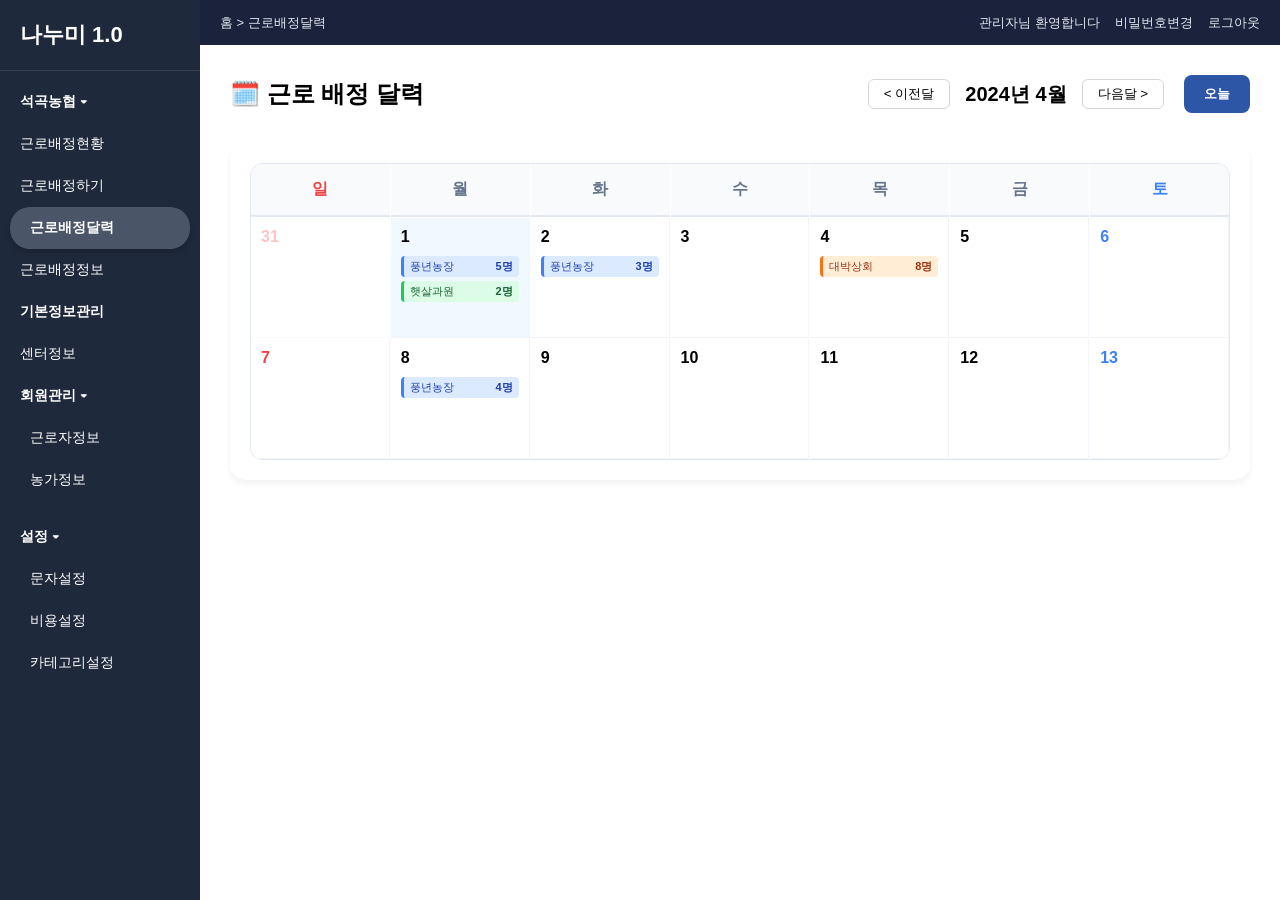
<file: calendar.html>
<!DOCTYPE html>
<html lang="ko">
<head>
    <meta charset="UTF-8">
    <meta name="viewport" content="width=device-width, initial-scale=1.0">
    <title>K-Nanumi - 근로 배정 달력</title>
    <link rel="stylesheet" href="style.css">
    <style>
        .calendar-grid {
            display: grid;
            grid-template-columns: repeat(7, 1fr);
            gap: 1px;
            background: #e2e8f0;
            border: 1px solid #e2e8f0;
            border-radius: 12px;
            overflow: hidden;
            background: white;
        }
        .calendar-header-day {
            background: #f8fafc;
            padding: 15px;
            text-align: center;
            font-weight: 700;
            color: #64748b;
            border-bottom: 2px solid #e2e8f0;
        }
        .calendar-day {
            min-height: 120px;
            padding: 10px;
            background: white;
            border-bottom: 1px solid #f1f5f9;
            border-right: 1px solid #f1f5f9;
            transition: background 0.2s;
        }
        .calendar-day:hover { background: #f8fafc; }
        .calendar-day.today { background: #f0f9ff; }
        .calendar-day .date-num { font-weight: 700; margin-bottom: 10px; display: block; }
        .calendar-day.sunday .date-num { color: #ef4444; }
        .calendar-day.saturday .date-num { color: #3b82f6; }
        .calendar-day.other-month { opacity: 0.3; }
        
        .assign-item {
            font-size: 11px;
            padding: 3px 6px;
            border-radius: 4px;
            margin-bottom: 4px;
            white-space: nowrap;
            overflow: hidden;
            text-overflow: ellipsis;
            display: flex;
            justify-content: space-between;
        }
        .assign-blue { background: #dbeafe; color: #1e40af; border-left: 3px solid #3b82f6; }
        .assign-green { background: #dcfce7; color: #166534; border-left: 3px solid #22c55e; }
        .assign-orange { background: #ffedd5; color: #9a3412; border-left: 3px solid #f97316; }
    </style>
</head>
<body>
    <!-- Sidebar -->
    <aside class="sidebar">
        <div class="sidebar-logo">나누미 1.0</div>
        <ul class="sidebar-menu">
            <li class="sidebar-item parent">석곡농협 ▾</li>
            <li class="sidebar-item" onclick="location.href='index.html'">근로배정현황</li>
            <li class="sidebar-item" onclick="location.href='assign-work.html'">근로배정하기</li>
            <li class="sidebar-item selected" onclick="location.href='calendar.html'">근로배정달력</li>
            <li class="sidebar-item" onclick="location.href='assign-info.html'">근로배정정보</li>
            <li class="sidebar-item parent">기본정보관리</li>
            <li class="sidebar-item" onclick="location.href='center-info.html'">센터정보</li>
            <li class="sidebar-item parent">회원관리 ▾</li>
            <li class="sidebar-item" onclick="location.href='worker-list.html'" style="padding-left: 30px;">근로자정보</li>
            <li class="sidebar-item" onclick="location.href='farmer-list.html'" style="padding-left: 30px;">농가정보</li>
            <li class="sidebar-item parent" style="margin-top: 15px;">설정 ▾</li>
            <li class="sidebar-item" onclick="location.href='setting-msg.html'" style="padding-left: 30px;">문자설정</li>
            <li class="sidebar-item" onclick="location.href='setting-cost.html'" style="padding-left: 30px;">비용설정</li>
            <li class="sidebar-item" onclick="location.href='setting-category.html'" style="padding-left: 30px;">카테고리설정</li>
        </ul>
    </aside>

    <!-- Main Content -->
    <section class="main-area">
        <header class="top-header">
            <div class="breadcrumb">홈 > 근로배정달력</div>
            <div class="header-right">
                <span>관리자님 환영합니다</span>
                <span>비밀번호변경</span>
                <span>로그아웃</span>
            </div>
        </header>

        <div class="content-container">
            <div class="content-title" style="display: flex; align-items: center; gap: 20px;">
                🗓️ 근로 배정 달력
                <div style="margin-left: auto; display: flex; align-items: center; gap: 15px;">
                    <button style="border: 1px solid #d1d5db; background: white; padding: 5px 15px; border-radius: 6px; cursor: pointer;">< 이전달</button>
                    <b style="font-size: 20px;">2024년 4월</b>
                    <button style="border: 1px solid #d1d5db; background: white; padding: 5px 15px; border-radius: 6px; cursor: pointer;">다음달 ></button>
                </div>
                <button style="background: var(--btn-blue); color: white; border: none; padding: 10px 20px; border-radius: 8px; font-weight: 700; cursor: pointer;">오늘</button>
            </div>

            <!-- Calendar Container -->
            <div style="background: white; border-radius: 15px; padding: 20px; box-shadow: 0 4px 6px rgba(0,0,0,0.05);">
                <div class="calendar-grid">
                    <!-- Week Headers -->
                    <div class="calendar-header-day" style="color: #ef4444;">일</div>
                    <div class="calendar-header-day">월</div>
                    <div class="calendar-header-day">화</div>
                    <div class="calendar-header-day">수</div>
                    <div class="calendar-header-day">목</div>
                    <div class="calendar-header-day">금</div>
                    <div class="calendar-header-day" style="color: #3b82f6;">토</div>

                    <!-- Days -->
                    <div class="calendar-day sunday other-month"><span class="date-num">31</span></div>
                    <div class="calendar-day today"><span class="date-num">1</span>
                        <div class="assign-item assign-blue"><span>풍년농장</span> <b>5명</b></div>
                        <div class="assign-item assign-green"><span>햇살과원</span> <b>2명</b></div>
                    </div>
                    <div class="calendar-day"><span class="date-num">2</span>
                        <div class="assign-item assign-blue"><span>풍년농장</span> <b>3명</b></div>
                    </div>
                    <div class="calendar-day"><span class="date-num">3</span></div>
                    <div class="calendar-day"><span class="date-num">4</span>
                        <div class="assign-item assign-orange"><span>대박상회</span> <b>8명</b></div>
                    </div>
                    <div class="calendar-day"><span class="date-num">5</span></div>
                    <div class="calendar-day saturday"><span class="date-num">6</span></div>

                    <div class="calendar-day sunday"><span class="date-num">7</span></div>
                    <div class="calendar-day"><span class="date-num">8</span>
                        <div class="assign-item assign-blue"><span>풍년농장</span> <b>4명</b></div>
                    </div>
                    <div class="calendar-day"><span class="date-num">9</span></div>
                    <div class="calendar-day"><span class="date-num">10</span></div>
                    <div class="calendar-day"><span class="date-num">11</span></div>
                    <div class="calendar-day"><span class="date-num">12</span></div>
                    <div class="calendar-day saturday"><span class="date-num">13</span></div>
                    <!-- 반복되는 날짜들... -->
                </div>
            </div>
        </div>
    </section>
</body>
</html>
</file>
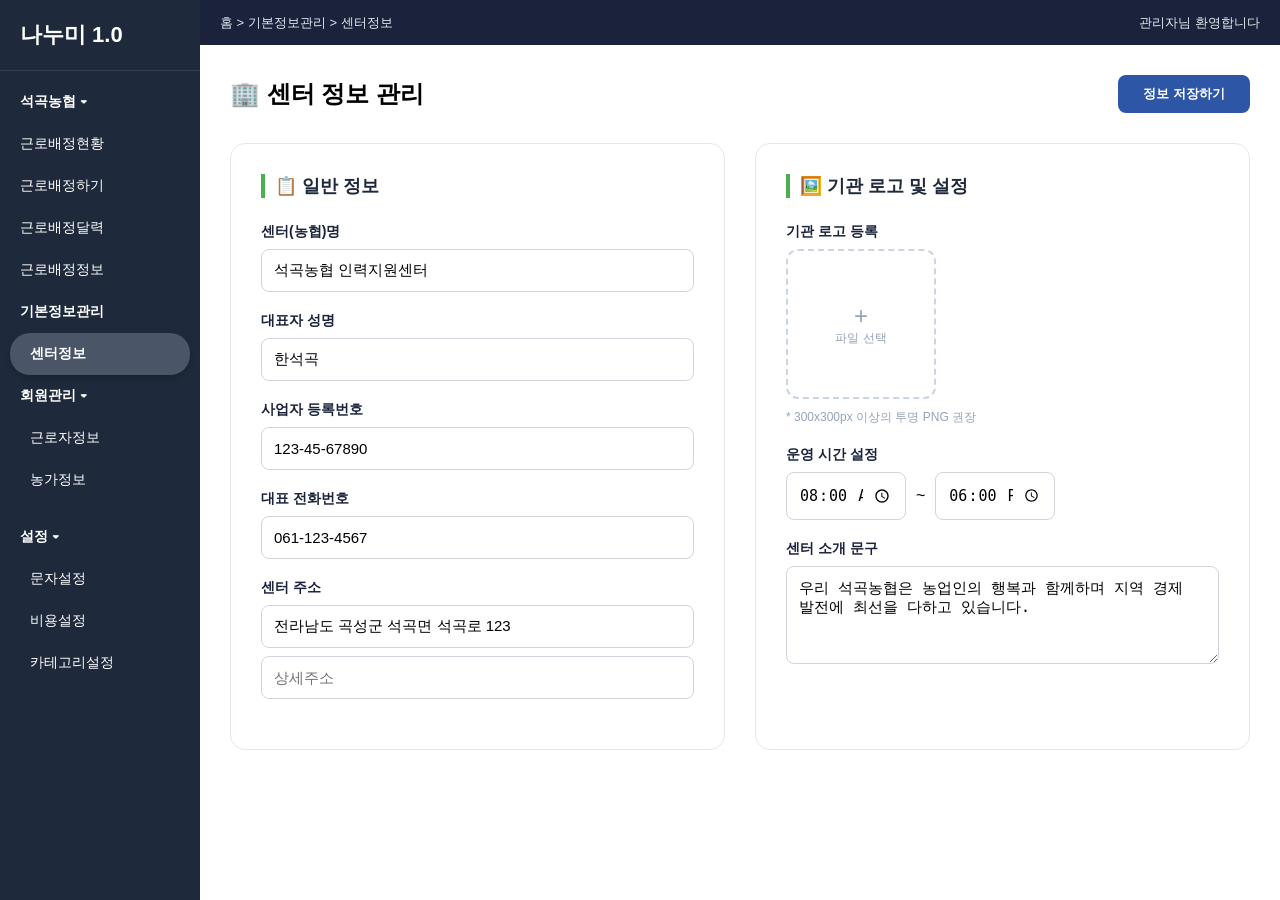
<file: center-info.html>
<!DOCTYPE html>
<html lang="ko">
<head>
    <meta charset="UTF-8">
    <meta name="viewport" content="width=device-width, initial-scale=1.0">
    <title>K-Nanumi - 센터 정보 관리</title>
    <link rel="stylesheet" href="style.css">
    <style>
        .info-grid {
            display: grid;
            grid-template-columns: 1fr 1fr;
            gap: 30px;
        }
        .info-section {
            background: white;
            border: 1px solid #e2e8f0;
            border-radius: 15px;
            padding: 30px;
        }
        .form-group {
            margin-bottom: 20px;
        }
        .form-group label {
            display: block;
            font-weight: 700;
            margin-bottom: 8px;
            color: var(--navy-dark);
            font-size: 14px;
        }
        .form-group input, .form-group textarea {
            width: 100%;
            padding: 12px;
            border: 1px solid #d1d5db;
            border-radius: 8px;
            font-size: 15px;
        }
        .logo-upload {
            width: 150px;
            height: 150px;
            border: 2px dashed #cbd5e1;
            border-radius: 12px;
            display: flex;
            align-items: center;
            justify-content: center;
            flex-direction: column;
            color: #94a3b8;
            cursor: pointer;
            margin-bottom: 10px;
        }
    </style>
</head>
<body>
    <!-- Sidebar -->
    <aside class="sidebar">
        <div class="sidebar-logo">나누미 1.0</div>
        <ul class="sidebar-menu">
            <li class="sidebar-item parent">석곡농협 ▾</li>
            <li class="sidebar-item" onclick="location.href='index.html'">근로배정현황</li>
            <li class="sidebar-item" onclick="location.href='assign-work.html'">근로배정하기</li>
            <li class="sidebar-item" onclick="location.href='calendar.html'">근로배정달력</li>
            <li class="sidebar-item" onclick="location.href='assign-info.html'">근로배정정보</li>
            <li class="sidebar-item parent">기본정보관리</li>
            <li class="sidebar-item selected" onclick="location.href='center-info.html'">센터정보</li>
            <li class="sidebar-item parent">회원관리 ▾</li>
            <li class="sidebar-item" onclick="location.href='worker-list.html'" style="padding-left: 30px;">근로자정보</li>
            <li class="sidebar-item" onclick="location.href='farmer-list.html'" style="padding-left: 30px;">농가정보</li>
            <li class="sidebar-item parent" style="margin-top: 15px;">설정 ▾</li>
            <li class="sidebar-item" onclick="location.href='setting-msg.html'" style="padding-left: 30px;">문자설정</li>
            <li class="sidebar-item" onclick="location.href='setting-cost.html'" style="padding-left: 30px;">비용설정</li>
            <li class="sidebar-item" onclick="location.href='setting-category.html'" style="padding-left: 30px;">카테고리설정</li>
        </ul>
    </aside>

    <!-- Main Content -->
    <section class="main-area">
        <header class="top-header">
            <div class="breadcrumb">홈 > 기본정보관리 > 센터정보</div>
            <div class="header-right">
                <span>관리자님 환영합니다</span>
            </div>
        </header>

        <div class="content-container">
            <div class="content-title">
                🏢 센터 정보 관리
                <button style="margin-left:auto; background: var(--btn-blue); color:white; border:none; padding:10px 25px; border-radius:8px; font-weight:700; cursor:pointer;">정보 저장하기</button>
            </div>

            <div class="info-grid">
                <!-- 기본 제원 -->
                <div class="info-section">
                    <h3 style="margin-bottom: 25px; font-size: 18px; color: #1e293b; border-left: 4px solid var(--btn-green); padding-left: 10px;">📋 일반 정보</h3>
                    <div class="form-group">
                        <label>센터(농협)명</label>
                        <input type="text" value="석곡농협 인력지원센터">
                    </div>
                    <div class="form-group">
                        <label>대표자 성명</label>
                        <input type="text" value="한석곡">
                    </div>
                    <div class="form-group">
                        <label>사업자 등록번호</label>
                        <input type="text" value="123-45-67890">
                    </div>
                    <div class="form-group">
                        <label>대표 전화번호</label>
                        <input type="text" value="061-123-4567">
                    </div>
                    <div class="form-group">
                        <label>센터 주소</label>
                        <input type="text" value="전라남도 곡성군 석곡면 석곡로 123" style="margin-bottom:8px;">
                        <input type="text" placeholder="상세주소">
                    </div>
                </div>

                <!-- 설정 및 로고 -->
                <div class="info-section">
                    <h3 style="margin-bottom: 25px; font-size: 18px; color: #1e293b; border-left: 4px solid var(--btn-green); padding-left: 10px;">🖼️ 기관 로고 및 설정</h3>
                    <div class="form-group">
                        <label>기관 로고 등록</label>
                        <div class="logo-upload">
                            <span style="font-size: 24px;">+</span>
                            <span style="font-size: 12px;">파일 선택</span>
                        </div>
                        <p style="font-size: 12px; color: #94a3b8;">* 300x300px 이상의 투명 PNG 권장</p>
                    </div>
                    <div class="form-group">
                        <label>운영 시간 설정</label>
                        <div style="display: flex; align-items: center; gap: 10px;">
                            <input type="time" value="08:00" style="width: 120px;">
                            <span>~</span>
                            <input type="time" value="18:00" style="width: 120px;">
                        </div>
                    </div>
                    <div class="form-group">
                        <label>센터 소개 문구</label>
                        <textarea rows="4">우리 석곡농협은 농업인의 행복과 함께하며 지역 경제 발전에 최선을 다하고 있습니다.</textarea>
                    </div>
                </div>
            </div>
        </div>
    </section>
</body>
</html>
</file>
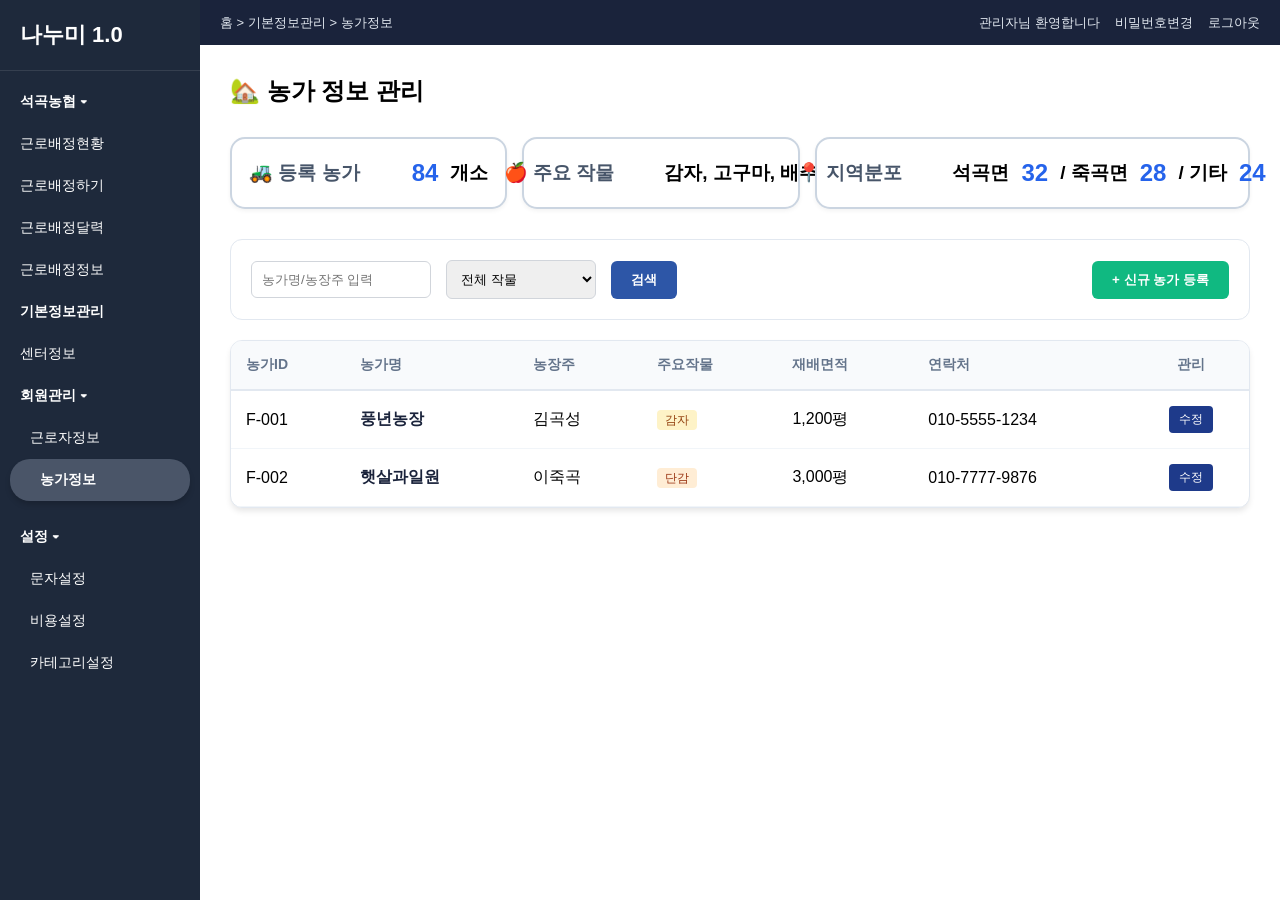
<file: farmer-list.html>
<!DOCTYPE html>
<html lang="ko">
<head>
    <meta charset="UTF-8">
    <meta name="viewport" content="width=device-width, initial-scale=1.0">
    <title>K-Nanumi - 농가 정보 관리</title>
    <link rel="stylesheet" href="style.css">
</head>
<body>
    <!-- Sidebar -->
    <aside class="sidebar">
        <div class="sidebar-logo">나누미 1.0</div>
        <ul class="sidebar-menu">
            <li class="sidebar-item parent">석곡농협 ▾</li>
            <li class="sidebar-item" onclick="location.href='index.html'">근로배정현황</li>
            <li class="sidebar-item" onclick="location.href='assign-work.html'">근로배정하기</li>
            <li class="sidebar-item" onclick="location.href='calendar.html'">근로배정달력</li>
            <li class="sidebar-item" onclick="location.href='assign-info.html'">근로배정정보</li>
            <li class="sidebar-item parent">기본정보관리</li>
            <li class="sidebar-item" onclick="location.href='center-info.html'">센터정보</li>
            <li class="sidebar-item parent">회원관리 ▾</li>
            <li class="sidebar-item" onclick="location.href='worker-list.html'" style="padding-left: 30px;">근로자정보</li>
            <li class="sidebar-item selected" onclick="location.href='farmer-list.html'" style="padding-left: 30px;">농가정보</li>
            <li class="sidebar-item parent" style="margin-top: 15px;">설정 ▾</li>
            <li class="sidebar-item" onclick="location.href='setting-msg.html'" style="padding-left: 30px;">문자설정</li>
            <li class="sidebar-item" onclick="location.href='setting-cost.html'" style="padding-left: 30px;">비용설정</li>
            <li class="sidebar-item" onclick="location.href='setting-category.html'" style="padding-left: 30px;">카테고리설정</li>
        </ul>
    </aside>

    <!-- Main Content -->
    <section class="main-area">
        <header class="top-header">
            <div class="breadcrumb">홈 > 기본정보관리 > 농가정보</div>
            <div class="header-right">
                <span>관리자님 환영합니다</span>
                <span>비밀번호변경</span>
                <span>로그아웃</span>
            </div>
        </header>

        <div class="content-container">
            <div class="content-title">
                🏡 농가 정보 관리
            </div>

            <!-- Farmer Summary -->
            <div class="summary-container">
                <div class="summary-card">
                    <span class="label">🚜 등록 농가</span>
                    <span class="divider"></span>
                    <span class="counts"><b class="val-blue">84</b>개소</span>
                </div>
                <div class="summary-card">
                    <span class="label">🍎 주요 작물</span>
                    <span class="divider"></span>
                    <span class="counts">감자, 고구마, 배추</span>
                </div>
                <div class="summary-card">
                    <span class="label">📍 지역분포</span>
                    <span class="divider"></span>
                    <span class="counts">석곡면 <b class="val-blue">32</b> / 죽곡면 <b class="val-blue">28</b> / 기타 <b class="val-blue">24</b></span>
                </div>
            </div>

            <!-- Search Section -->
            <div class="search-section" style="background: white; padding: 20px; border: 1px solid #e2e8f0; border-radius: 12px; margin-bottom: 20px; display: flex; gap: 15px; align-items: center;">
                <input type="text" id="farmerSearchInput" placeholder="농가명/농장주 입력" style="padding: 10px; border: 1px solid #d1d5db; border-radius: 6px; width: 180px;">
                <select id="cropSelect" style="padding: 10px; border: 1px solid #d1d5db; border-radius: 6px; width: 150px;">
                    <option value="">전체 작물</option>
                    <option value="감자">감자</option>
                    <option value="고구마">고구마</option>
                    <option value="단감">단감</option>
                </select>
                <button onclick="filterFarmers()" style="background: var(--btn-blue); color: white; border: none; padding: 10px 20px; border-radius: 6px; font-weight: 700; cursor: pointer;">검색</button>
                <button style="background: #10b981; color: white; border: none; padding: 10px 20px; border-radius: 6px; font-weight: 700; cursor: pointer; margin-left: auto;">+ 신규 농가 등록</button>
            </div>

            <!-- Farmer Table -->
            <div class="table-container" style="background: white; border: 1px solid #e2e8f0; border-radius: 12px; overflow: hidden; box-shadow: 0 4px 6px -1px rgba(0, 0, 0, 0.1);">
                <table style="width: 100%; border-collapse: collapse; text-align: left;">
                    <thead style="background: #f8fafc; border-bottom: 2px solid #e2e8f0;">
                        <tr>
                            <th style="padding: 15px; font-size: 14px; color: #64748b;">농가ID</th>
                            <th style="padding: 15px; font-size: 14px; color: #64748b;">농가명</th>
                            <th style="padding: 15px; font-size: 14px; color: #64748b;">농장주</th>
                            <th style="padding: 15px; font-size: 14px; color: #64748b;">주요작물</th>
                            <th style="padding: 15px; font-size: 14px; color: #64748b;">재배면적</th>
                            <th style="padding: 15px; font-size: 14px; color: #64748b;">연락처</th>
                            <th style="padding: 15px; font-size: 14px; color: #64748b; text-align: center;">관리</th>
                        </tr>
                    </thead>
                    <tbody id="farmerTableBody">
                        <tr style="border-bottom: 1px solid #f1f5f9;">
                            <td style="padding: 15px;">F-001</td>
                            <td style="padding: 15px; font-weight: 700; color: var(--navy-dark);">풍년농장</td>
                            <td style="padding: 15px;">김곡성</td>
                            <td style="padding: 15px;"><span style="background: #fef3c7; color: #92400e; padding: 3px 8px; border-radius: 4px; font-size: 12px;">감자</span></td>
                            <td style="padding: 15px;">1,200평</td>
                            <td style="padding: 15px;">010-5555-1234</td>
                            <td style="padding: 15px; text-align: center;">
                                <button class="btn btn-blue" style="padding: 5px 10px; font-size: 12px;">수정</button>
                            </td>
                        </tr>
                        <tr style="border-bottom: 1px solid #f1f5f9;">
                            <td style="padding: 15px;">F-002</td>
                            <td style="padding: 15px; font-weight: 700; color: var(--navy-dark);">햇살과일원</td>
                            <td style="padding: 15px;">이죽곡</td>
                            <td style="padding: 15px;"><span style="background: #ffedd5; color: #9a3412; padding: 3px 8px; border-radius: 4px; font-size: 12px;">단감</span></td>
                            <td style="padding: 15px;">3,000평</td>
                            <td style="padding: 15px;">010-7777-9876</td>
                            <td style="padding: 15px; text-align: center;">
                                <button class="btn btn-blue" style="padding: 5px 10px; font-size: 12px;">수정</button>
                            </td>
                        </tr>
                    </tbody>
                </table>
            </div>
        </div>
    </section>
    <script>
        function filterFarmers() {
            const query = document.getElementById('farmerSearchInput').value.toLowerCase();
            const crop = document.getElementById('cropSelect').value;
            const rows = document.querySelectorAll('#farmerTableBody tr');
            
            rows.forEach(row => {
                const farmerName = row.cells[1].innerText.toLowerCase();
                const ownerName = row.cells[2].innerText.toLowerCase();
                const cropName = row.cells[3].innerText.trim();
                
                const matchesQuery = farmerName.includes(query) || ownerName.includes(query);
                const matchesCrop = crop === "" || cropName.includes(crop);
                
                if (matchesQuery && matchesCrop) {
                    row.style.display = '';
                } else {
                    row.style.display = 'none';
                }
            });
        }

        document.addEventListener('DOMContentLoaded', () => {
            const searchInput = document.getElementById('farmerSearchInput');
            if (searchInput) {
                searchInput.addEventListener('keyup', (e) => {
                    if (e.key === 'Enter') filterFarmers();
                });
            }
            const cropSelect = document.getElementById('cropSelect');
            if (cropSelect) {
                cropSelect.addEventListener('change', filterFarmers);
            }
        });
    </script>
</body>
</html>
</file>
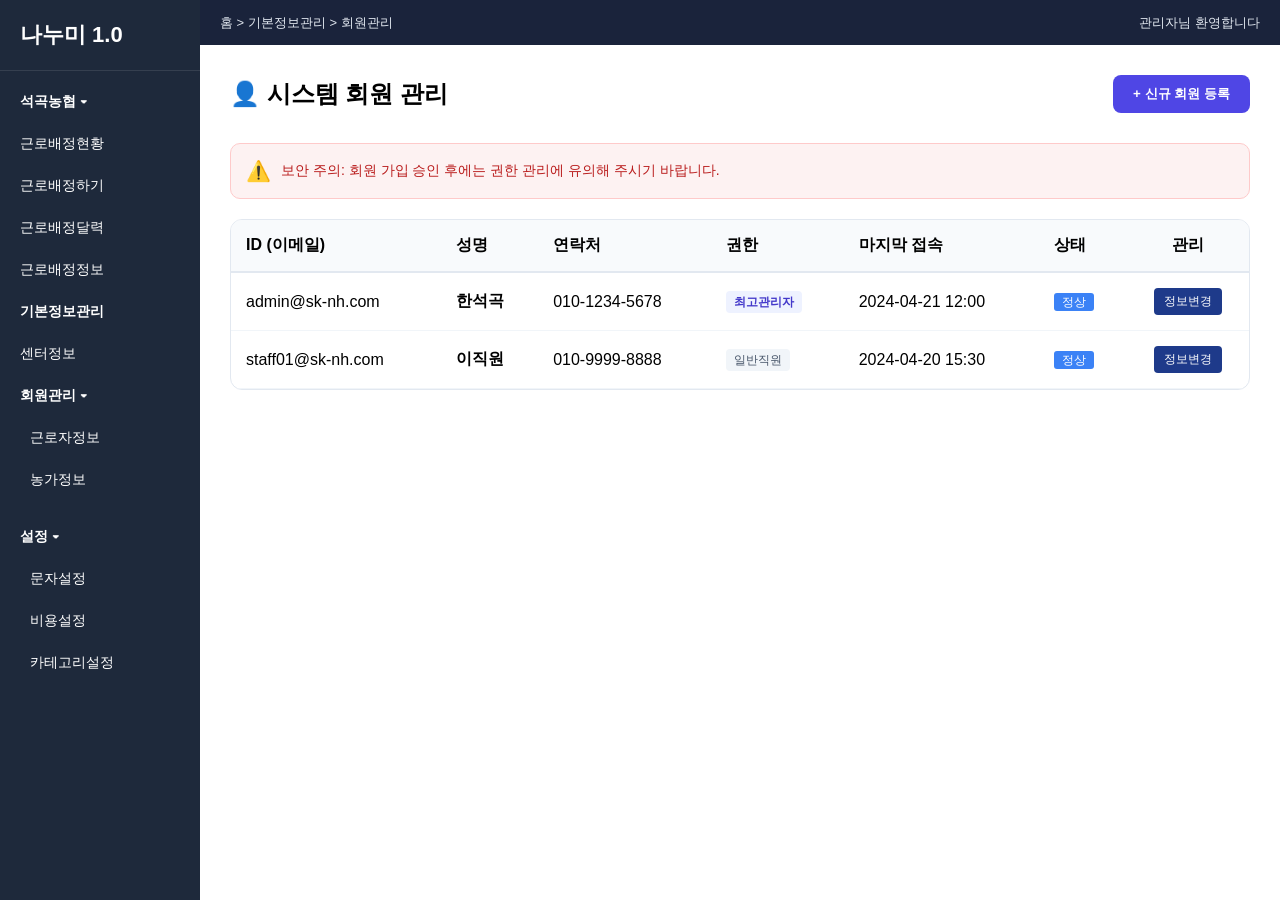
<file: member-list.html>
<!DOCTYPE html>
<html lang="ko">
<head>
    <meta charset="UTF-8">
    <meta name="viewport" content="width=device-width, initial-scale=1.0">
    <title>K-Nanumi - 회원 관리</title>
    <link rel="stylesheet" href="style.css">
</head>
<body>
    <!-- Sidebar -->
    <aside class="sidebar">
        <div class="sidebar-logo">나누미 1.0</div>
        <ul class="sidebar-menu">
            <li class="sidebar-item parent">석곡농협 ▾</li>
            <li class="sidebar-item" onclick="location.href='index.html'">근로배정현황</li>
            <li class="sidebar-item" onclick="location.href='assign-work.html'">근로배정하기</li>
            <li class="sidebar-item" onclick="location.href='calendar.html'">근로배정달력</li>
            <li class="sidebar-item" onclick="location.href='assign-info.html'">근로배정정보</li>
            <li class="sidebar-item parent">기본정보관리</li>
            <li class="sidebar-item" onclick="location.href='center-info.html'">센터정보</li>
            <li class="sidebar-item parent">회원관리 ▾</li>
            <li class="sidebar-item" onclick="location.href='worker-list.html'" style="padding-left: 30px;">근로자정보</li>
            <li class="sidebar-item" onclick="location.href='farmer-list.html'" style="padding-left: 30px;">농가정보</li>
            <li class="sidebar-item parent" style="margin-top: 15px;">설정 ▾</li>
            <li class="sidebar-item" onclick="location.href='setting-msg.html'" style="padding-left: 30px;">문자설정</li>
            <li class="sidebar-item" onclick="location.href='setting-cost.html'" style="padding-left: 30px;">비용설정</li>
            <li class="sidebar-item" onclick="location.href='setting-category.html'" style="padding-left: 30px;">카테고리설정</li>
        </ul>
    </aside>

    <!-- Main Content -->
    <section class="main-area">
        <header class="top-header">
            <div class="breadcrumb">홈 > 기본정보관리 > 회원관리</div>
            <div class="header-right">
                <span>관리자님 환영합니다</span>
            </div>
        </header>

        <div class="content-container">
            <div class="content-title">
                👤 시스템 회원 관리
                <button style="margin-left:auto; background: #4f46e5; color:white; border:none; padding:10px 20px; border-radius:8px; font-weight:700; cursor:pointer;">+ 신규 회원 등록</button>
            </div>

            <!-- List Summary -->
            <div style="background: #fdf2f2; border: 1px solid #fecaca; border-radius: 10px; padding: 15px; margin-bottom: 20px; display: flex; align-items: center; gap: 10px; color: #b91c1c;">
                <span style="font-size: 20px;">⚠️</span>
                <span style="font-size: 14px;">보안 주의: 회원 가입 승인 후에는 권한 관리에 유의해 주시기 바랍니다.</span>
            </div>

            <!-- Member Table -->
            <div class="table-container" style="background: white; border: 1px solid #e2e8f0; border-radius: 12px; overflow: hidden;">
                <table style="width: 100%; border-collapse: collapse; text-align: left;">
                    <thead style="background: #f8fafc; border-bottom: 2px solid #e2e8f0;">
                        <tr>
                            <th style="padding: 15px;">ID (이메일)</th>
                            <th style="padding: 15px;">성명</th>
                            <th style="padding: 15px;">연락처</th>
                            <th style="padding: 15px;">권한</th>
                            <th style="padding: 15px;">마지막 접속</th>
                            <th style="padding: 15px;">상태</th>
                            <th style="padding: 15px; text-align: center;">관리</th>
                        </tr>
                    </thead>
                    <tbody>
                        <tr style="border-bottom: 1px solid #f1f5f9;">
                            <td style="padding: 15px;">admin@sk-nh.com</td>
                            <td style="padding: 15px; font-weight:700;">한석곡</td>
                            <td style="padding: 15px;">010-1234-5678</td>
                            <td style="padding: 15px;"><span style="background: #eef2ff; color: #4338ca; padding: 4px 8px; border-radius: 4px; font-size: 12px; font-weight: 700;">최고관리자</span></td>
                            <td style="padding: 15px;">2024-04-21 12:00</td>
                            <td style="padding: 15px;"><span class="status-pill pill-blue">정상</span></td>
                            <td style="padding: 15px; text-align: center;">
                                <button class="btn btn-blue" style="padding: 5px 10px; font-size: 12px;">정보변경</button>
                            </td>
                        </tr>
                        <tr style="border-bottom: 1px solid #f1f5f9;">
                            <td style="padding: 15px;">staff01@sk-nh.com</td>
                            <td style="padding: 15px; font-weight:700;">이직원</td>
                            <td style="padding: 15px;">010-9999-8888</td>
                            <td style="padding: 15px;"><span style="background: #f1f5f9; color: #475569; padding: 4px 8px; border-radius: 4px; font-size: 12px;">일반직원</span></td>
                            <td style="padding: 15px;">2024-04-20 15:30</td>
                            <td style="padding: 15px;"><span class="status-pill pill-blue">정상</span></td>
                            <td style="padding: 15px; text-align: center;">
                                <button class="btn btn-blue" style="padding: 5px 10px; font-size: 12px;">정보변경</button>
                            </td>
                        </tr>
                    </tbody>
                </table>
            </div>
        </div>
    </section>
</body>
</html>
</file>
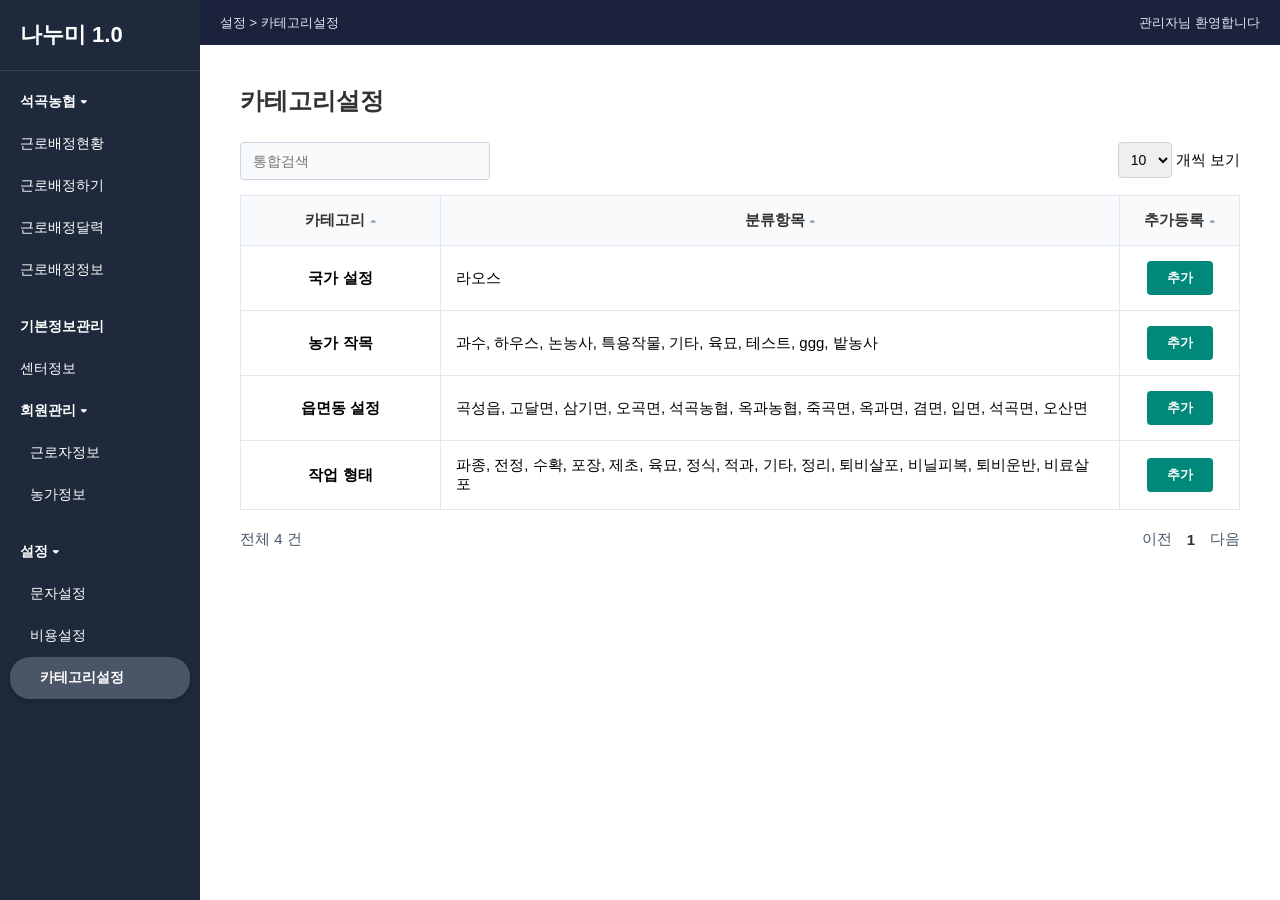
<file: setting-category.html>
<!DOCTYPE html>
<html lang="ko">
<head>
    <meta charset="UTF-8">
    <meta name="viewport" content="width=device-width, initial-scale=1.0">
    <title>K-Nanumi - 카테고리설정</title>
    <link rel="stylesheet" href="style.css">
    <script src="app.js" defer></script>
    <style>
        .page-title { font-size: 24px; font-weight: 700; margin-bottom: 25px; color: #333; }
        .filter-row { display: flex; justify-content: space-between; margin-bottom: 15px; }
        .search-input { padding: 10px 12px; border: 1px solid #cbd5e1; border-radius: 4px; width: 250px; background: #f8fafc; font-size: 14px; }
        .select-input { padding: 8px; border: 1px solid #cbd5e1; border-radius: 4px; font-size: 14px; }
        .category-table { width: 100%; border-collapse: collapse; text-align: center; border: 1px solid #e2e8f0; }
        .category-table th { background: #f8fafc; padding: 15px; border: 1px solid #e2e8f0; font-size: 15px; font-weight: bold; color: #333; }
        .category-table td { padding: 15px; border: 1px solid #e2e8f0; font-size: 15px; text-align: left; }
        .category-table td.center { text-align: center; font-weight: bold; }
        .btn-add { background: #00897b; color: white; border: none; padding: 8px 20px; border-radius: 4px; font-weight: bold; cursor: pointer; }
        .pagination { display: flex; justify-content: space-between; align-items: center; margin-top: 20px; font-size: 15px; color: #475569; }
        .page-links { display: flex; gap: 15px; align-items: center; }
        .page-links span { cursor: pointer; }
        .page-links .active { font-weight: bold; color: #333; }
    </style>
</head>
<body>
    <aside class="sidebar">
        <div class="sidebar-logo">나누미 1.0</div>
        <ul class="sidebar-menu">
            <li class="sidebar-item parent">석곡농협 ▾</li>
            <li class="sidebar-item" onclick="location.href='index.html'">근로배정현황</li>
            <li class="sidebar-item" onclick="location.href='assign-work.html'">근로배정하기</li>
            <li class="sidebar-item" onclick="location.href='calendar.html'">근로배정달력</li>
            <li class="sidebar-item" onclick="location.href='assign-info.html'">근로배정정보</li>
            <li class="sidebar-item parent" style="margin-top: 15px;">기본정보관리</li>
            <li class="sidebar-item" onclick="location.href='center-info.html'">센터정보</li>
            <li class="sidebar-item parent">회원관리 ▾</li>
            <li class="sidebar-item" onclick="location.href='worker-list.html'" style="padding-left: 30px;">근로자정보</li>
            <li class="sidebar-item" onclick="location.href='farmer-list.html'" style="padding-left: 30px;">농가정보</li>
            <li class="sidebar-item parent" style="margin-top: 15px;">설정 ▾</li>
            <li class="sidebar-item" onclick="location.href='setting-msg.html'" style="padding-left: 30px;">문자설정</li>
            <li class="sidebar-item" onclick="location.href='setting-cost.html'" style="padding-left: 30px;">비용설정</li>
            <li class="sidebar-item selected" onclick="location.href='setting-category.html'" style="padding-left: 30px; margin: 0 10px; border-radius: 20px;">카테고리설정</li>
        </ul>
    </aside>
    <section class="main-area">
        <header class="top-header">
            <div class="breadcrumb">설정 > 카테고리설정</div>
            <div class="header-right"><span>관리자님 환영합니다</span></div>
        </header>
        <div class="content-container" style="background: white; padding: 40px;">
            <div class="page-title">카테고리설정</div>
            <div class="filter-row">
                <input type="text" class="search-input" placeholder="통합검색">
                <div style="font-size: 15px;">
                    <select class="select-input">
                        <option>10</option>
                        <option>20</option>
                        <option>50</option>
                    </select> 개씩 보기
                </div>
            </div>
            <table class="category-table">
                <thead>
                    <tr>
                        <th style="width: 200px;">카테고리 <span style="color:#94a3b8; font-size:12px;">▴</span></th>
                        <th>분류항목 <span style="color:#94a3b8; font-size:12px;">▴</span></th>
                        <th style="width: 120px;">추가등록 <span style="color:#94a3b8; font-size:12px;">▴</span></th>
                    </tr>
                </thead>
                <tbody>
                    <tr>
                        <td class="center">국가 설정</td>
                        <td>라오스</td>
                        <td class="center"><button class="btn-add">추가</button></td>
                    </tr>
                    <tr>
                        <td class="center">농가 작목</td>
                        <td>과수, 하우스, 논농사, 특용작물, 기타, 육묘, 테스트, ggg, 밭농사</td>
                        <td class="center"><button class="btn-add">추가</button></td>
                    </tr>
                    <tr>
                        <td class="center">읍면동 설정</td>
                        <td>곡성읍, 고달면, 삼기면, 오곡면, 석곡농협, 옥과농협, 죽곡면, 옥과면, 겸면, 입면, 석곡면, 오산면</td>
                        <td class="center"><button class="btn-add">추가</button></td>
                    </tr>
                    <tr>
                        <td class="center">작업 형태</td>
                        <td>파종, 전정, 수확, 포장, 제초, 육묘, 정식, 적과, 기타, 정리, 퇴비살포, 비닐피복, 퇴비운반, 비료살포</td>
                        <td class="center"><button class="btn-add">추가</button></td>
                    </tr>
                </tbody>
            </table>
            <div class="pagination">
                <span>전체 4 건</span>
                <div class="page-links">
                    <span>이전</span>
                    <span class="active">1</span>
                    <span>다음</span>
                </div>
            </div>
        </div>
    </section>
</body>
</html>
</file>
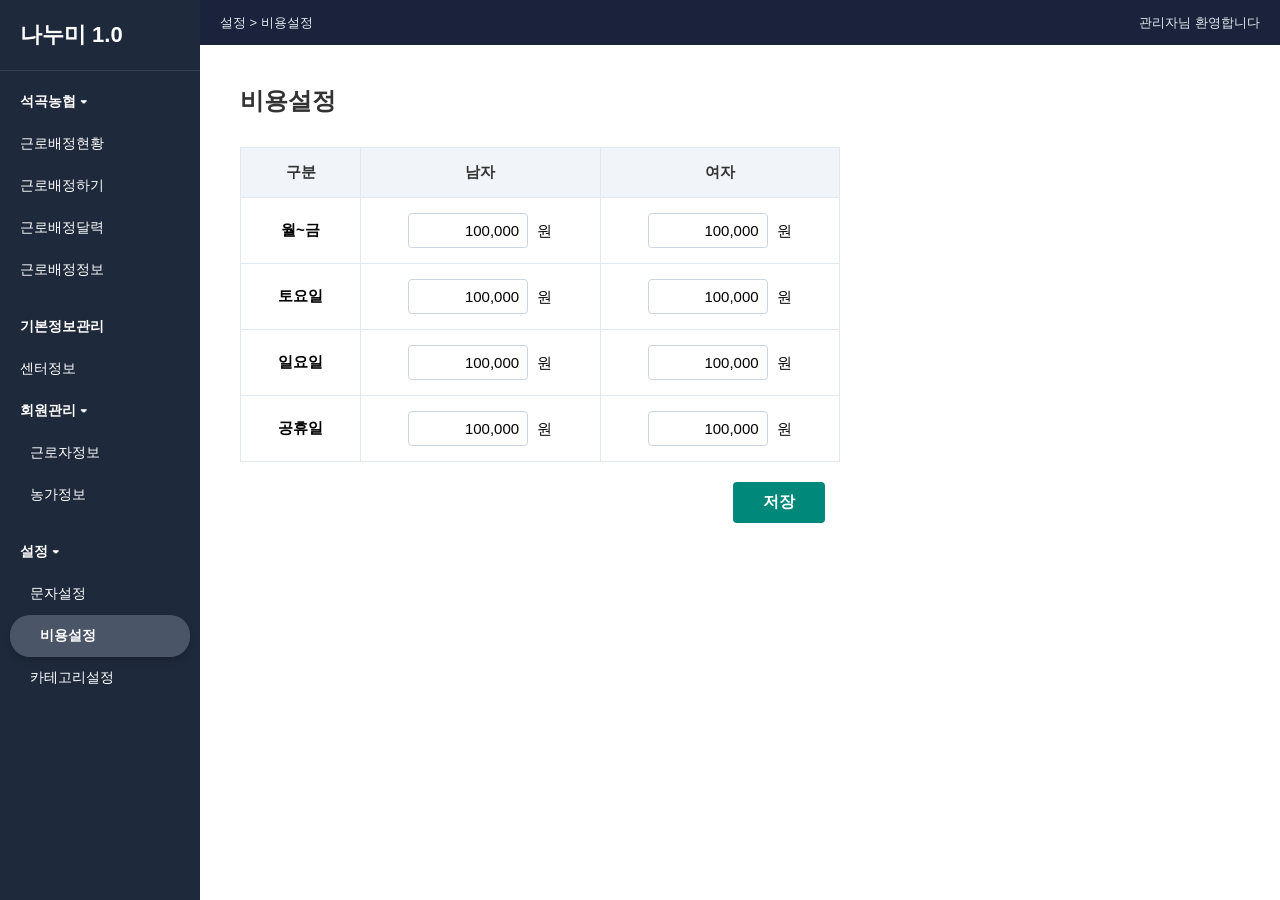
<file: setting-cost.html>
<!DOCTYPE html>
<html lang="ko">
<head>
    <meta charset="UTF-8">
    <meta name="viewport" content="width=device-width, initial-scale=1.0">
    <title>K-Nanumi - 비용설정</title>
    <link rel="stylesheet" href="style.css">
    <script src="app.js" defer></script>
    <style>
        .page-title { font-size: 24px; font-weight: 700; margin-bottom: 30px; color: #333; }
        .cost-table { width: 600px; border-collapse: collapse; text-align: center; border: 1px solid #e2e8f0; }
        .cost-table th { background: #f1f5f9; padding: 15px; border: 1px solid #e2e8f0; font-size: 15px; font-weight: 700; color: #333; }
        .cost-table td { padding: 15px; border: 1px solid #e2e8f0; font-size: 15px; }
        .input-cost { width: 120px; padding: 8px; border: 1px solid #cbd5e1; border-radius: 4px; text-align: right; font-size: 15px; margin-right: 5px; }
        .btn-save { background: #00897b; color: white; border: none; padding: 10px 30px; border-radius: 4px; font-weight: bold; cursor: pointer; margin-top: 20px; font-size: 16px; float: right; margin-right: 15px; }
        .table-wrapper { width: 600px; }
    </style>
</head>
<body>
    <aside class="sidebar">
        <div class="sidebar-logo">나누미 1.0</div>
        <ul class="sidebar-menu">
            <li class="sidebar-item parent">석곡농협 ▾</li>
            <li class="sidebar-item" onclick="location.href='index.html'">근로배정현황</li>
            <li class="sidebar-item" onclick="location.href='assign-work.html'">근로배정하기</li>
            <li class="sidebar-item" onclick="location.href='calendar.html'">근로배정달력</li>
            <li class="sidebar-item" onclick="location.href='assign-info.html'">근로배정정보</li>
            <li class="sidebar-item parent" style="margin-top: 15px;">기본정보관리</li>
            <li class="sidebar-item" onclick="location.href='center-info.html'">센터정보</li>
            <li class="sidebar-item parent">회원관리 ▾</li>
            <li class="sidebar-item" onclick="location.href='worker-list.html'" style="padding-left: 30px;">근로자정보</li>
            <li class="sidebar-item" onclick="location.href='farmer-list.html'" style="padding-left: 30px;">농가정보</li>
            <li class="sidebar-item parent" style="margin-top: 15px;">설정 ▾</li>
            <li class="sidebar-item" onclick="location.href='setting-msg.html'" style="padding-left: 30px;">문자설정</li>
            <li class="sidebar-item selected" onclick="location.href='setting-cost.html'" style="padding-left: 30px; margin: 0 10px; border-radius: 20px;">비용설정</li>
            <li class="sidebar-item" onclick="location.href='setting-category.html'" style="padding-left: 30px;">카테고리설정</li>
        </ul>
    </aside>
    <section class="main-area">
        <header class="top-header">
            <div class="breadcrumb">설정 > 비용설정</div>
            <div class="header-right"><span>관리자님 환영합니다</span></div>
        </header>
        <div class="content-container" style="background: white; padding: 40px;">
            <div class="page-title">비용설정</div>
            <div class="table-wrapper">
                <table class="cost-table">
                    <thead>
                        <tr>
                            <th style="width: 120px;">구분</th>
                            <th>남자</th>
                            <th>여자</th>
                        </tr>
                    </thead>
                    <tbody>
                        <tr>
                            <td style="font-weight:bold;">월~금</td>
                            <td><input type="text" id="cost_weekday_m" class="input-cost" value="100,000"> 원</td>
                            <td><input type="text" id="cost_weekday_f" class="input-cost" value="100,000"> 원</td>
                        </tr>
                        <tr>
                            <td style="font-weight:bold;">토요일</td>
                            <td><input type="text" id="cost_sat_m" class="input-cost" value="100,000"> 원</td>
                            <td><input type="text" id="cost_sat_f" class="input-cost" value="100,000"> 원</td>
                        </tr>
                        <tr>
                            <td style="font-weight:bold;">일요일</td>
                            <td><input type="text" id="cost_sun_m" class="input-cost" value="100,000"> 원</td>
                            <td><input type="text" id="cost_sun_f" class="input-cost" value="100,000"> 원</td>
                        </tr>
                        <tr>
                            <td style="font-weight:bold;">공휴일</td>
                            <td><input type="text" id="cost_hol_m" class="input-cost" value="100,000"> 원</td>
                            <td><input type="text" id="cost_hol_f" class="input-cost" value="100,000"> 원</td>
                        </tr>
                    </tbody>
                </table>
                <button class="btn-save">저장</button>
            </div>
        </div>
    </section>
    <script>
        document.addEventListener('DOMContentLoaded', () => {
            const keys = [
                'cost_weekday_m', 'cost_weekday_f',
                'cost_sat_m', 'cost_sat_f',
                'cost_sun_m', 'cost_sun_f',
                'cost_hol_m', 'cost_hol_f'
            ];

            // 숫자 콤마 포맷팅 함수
            const formatNumber = (val) => {
                const num = val.replace(/[^0-9]/g, '');
                return num ? parseInt(num).toLocaleString() : '';
            };

            // 페이지 로드 시 localStorage에서 값 불러오기
            keys.forEach(key => {
                const input = document.getElementById(key);
                const val = localStorage.getItem(key);
                if (val) {
                    input.value = formatNumber(val);
                }

                // 입력 시 콤마 자동 생성
                input.addEventListener('input', (e) => {
                    e.target.value = formatNumber(e.target.value);
                });
            });

            // 저장 버튼 클릭 시 localStorage에 저장
            document.querySelector('.btn-save').addEventListener('click', () => {
                keys.forEach(key => {
                    localStorage.setItem(key, document.getElementById(key).value);
                });
                alert('비용 설정이 저장되었습니다.');
            });
        });
    </script>
</body>
</html>
</file>
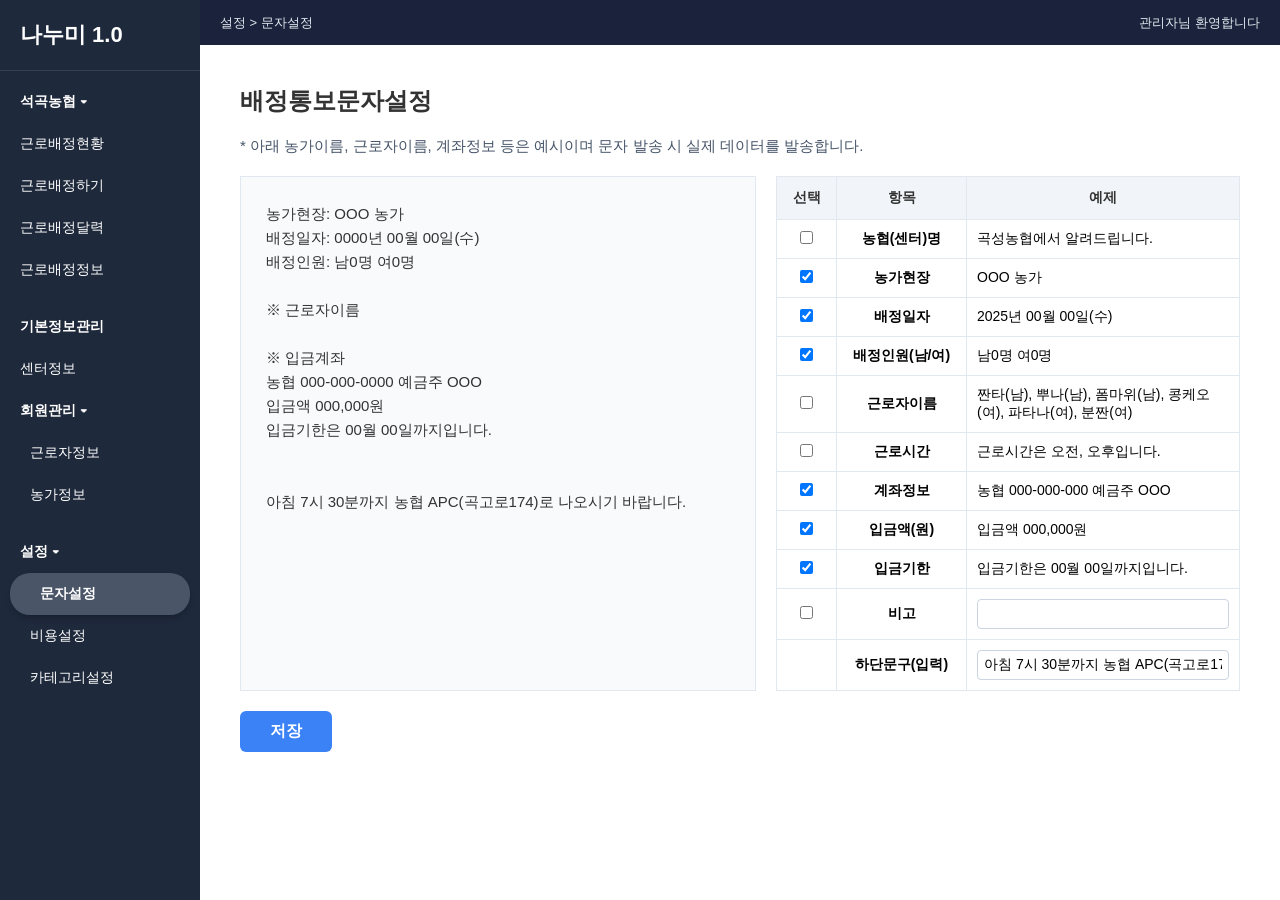
<file: setting-msg.html>
<!DOCTYPE html>
<html lang="ko">
<head>
    <meta charset="UTF-8">
    <meta name="viewport" content="width=device-width, initial-scale=1.0">
    <title>K-Nanumi - 문자설정</title>
    <link rel="stylesheet" href="style.css">
    <script src="app.js" defer></script>
    <style>
        .page-title { font-size: 24px; font-weight: 700; margin-bottom: 20px; color: #333; }
        .msg-container { display: flex; gap: 20px; }
        .msg-preview { flex: 1; background: #f8fafc; border: 1px solid #e2e8f0; padding: 25px; font-size: 15px; line-height: 1.6; color: #333; }
        .msg-settings { flex: 1; }
        .data-table { width: 100%; border-collapse: collapse; text-align: center; border: 1px solid #e2e8f0; }
        .data-table th { background: #f1f5f9; padding: 12px; border: 1px solid #e2e8f0; font-size: 14px; font-weight: 700; color: #333; }
        .data-table td { padding: 10px; border: 1px solid #e2e8f0; font-size: 14px; text-align: left; }
        .data-table td.center { text-align: center; font-weight: bold; }
        .data-table input[type="text"] { width: 100%; padding: 6px; border: 1px solid #cbd5e1; border-radius: 4px; font-family: inherit; font-size: 14px; }
        .btn-save { background: #3b82f6; color: white; border: none; padding: 10px 30px; border-radius: 6px; font-weight: bold; cursor: pointer; margin-top: 20px; font-size: 16px; }
    </style>
</head>
<body>
    <aside class="sidebar">
        <div class="sidebar-logo">나누미 1.0</div>
        <ul class="sidebar-menu">
            <li class="sidebar-item parent">석곡농협 ▾</li>
            <li class="sidebar-item" onclick="location.href='index.html'">근로배정현황</li>
            <li class="sidebar-item" onclick="location.href='assign-work.html'">근로배정하기</li>
            <li class="sidebar-item" onclick="location.href='calendar.html'">근로배정달력</li>
            <li class="sidebar-item" onclick="location.href='assign-info.html'">근로배정정보</li>
            <li class="sidebar-item parent" style="margin-top: 15px;">기본정보관리</li>
            <li class="sidebar-item" onclick="location.href='center-info.html'">센터정보</li>
            <li class="sidebar-item parent">회원관리 ▾</li>
            <li class="sidebar-item" onclick="location.href='worker-list.html'" style="padding-left: 30px;">근로자정보</li>
            <li class="sidebar-item" onclick="location.href='farmer-list.html'" style="padding-left: 30px;">농가정보</li>
            <li class="sidebar-item parent" style="margin-top: 15px;">설정 ▾</li>
            <li class="sidebar-item selected" onclick="location.href='setting-msg.html'" style="padding-left: 30px; margin: 0 10px; border-radius: 20px;">문자설정</li>
            <li class="sidebar-item" onclick="location.href='setting-cost.html'" style="padding-left: 30px;">비용설정</li>
            <li class="sidebar-item" onclick="location.href='setting-category.html'" style="padding-left: 30px;">카테고리설정</li>
        </ul>
    </aside>
    <section class="main-area">
        <header class="top-header">
            <div class="breadcrumb">설정 > 문자설정</div>
            <div class="header-right"><span>관리자님 환영합니다</span></div>
        </header>
        <div class="content-container" style="background: white; padding: 40px;">
            <div class="page-title">배정통보문자설정</div>
            <p style="margin-bottom: 20px; font-size: 15px; color: #475569;">* 아래 농가이름, 근로자이름, 계좌정보 등은 예시이며 문자 발송 시 실제 데이터를 발송합니다.</p>
            <div class="msg-container">
                <div class="msg-preview">
                    농가현장: OOO 농가<br>
                    배정일자: 0000년 00월 00일(수)<br>
                    배정인원: 남0명 여0명<br><br>
                    ※ 근로자이름<br><br>
                    ※ 입금계좌<br>
                    농협 000-000-0000 예금주 OOO<br>
                    입금액 000,000원<br>
                    입금기한은 00월 00일까지입니다.<br><br><br>
                    아침 7시 30분까지 농협 APC(곡고로174)로 나오시기 바랍니다.
                </div>
                <div class="msg-settings">
                    <table class="data-table">
                        <thead>
                            <tr>
                                <th style="width: 60px;">선택</th>
                                <th style="width: 130px;">항목</th>
                                <th>예제</th>
                            </tr>
                        </thead>
                        <tbody>
                            <tr><td class="center"><input type="checkbox"></td><td class="center">농협(센터)명</td><td>곡성농협에서 알려드립니다.</td></tr>
                            <tr><td class="center"><input type="checkbox" checked></td><td class="center">농가현장</td><td>OOO 농가</td></tr>
                            <tr><td class="center"><input type="checkbox" checked></td><td class="center">배정일자</td><td>2025년 00월 00일(수)</td></tr>
                            <tr><td class="center"><input type="checkbox" checked></td><td class="center">배정인원(남/여)</td><td>남0명 여0명</td></tr>
                            <tr><td class="center"><input type="checkbox"></td><td class="center">근로자이름</td><td>짠타(남), 뿌나(남), 폼마위(남), 콩케오(여), 파타나(여), 분짠(여)</td></tr>
                            <tr><td class="center"><input type="checkbox"></td><td class="center">근로시간</td><td>근로시간은 오전, 오후입니다.</td></tr>
                            <tr><td class="center"><input type="checkbox" checked></td><td class="center">계좌정보</td><td>농협 000-000-000 예금주 OOO</td></tr>
                            <tr><td class="center"><input type="checkbox" checked></td><td class="center">입금액(원)</td><td>입금액 000,000원</td></tr>
                            <tr><td class="center"><input type="checkbox" checked></td><td class="center">입금기한</td><td>입금기한은 00월 00일까지입니다.</td></tr>
                            <tr><td class="center"><input type="checkbox"></td><td class="center">비고</td><td><input type="text"></td></tr>
                            <tr><td class="center"></td><td class="center">하단문구(입력)</td><td><input type="text" value="아침 7시 30분까지 농협 APC(곡고로174)로 나오시기 바랍니다."></td></tr>
                        </tbody>
                    </table>
                </div>
            </div>
            <div>
                <button class="btn-save">저장</button>
            </div>
        </div>
    </section>
</body>
</html>
</file>
<file: style.css>
:root {
    --navy-dark: #1a233b;
    --navy-sidebar: #1e293b;
    --blue-active: #4a5568;
    --bg-gray: #f4f6f9;
    --border-gray: #d1d5db;
    --text-main: #333;
    --btn-green: #4cb050;
    --btn-blue: #2d56a7;
    --btn-orange: #ff9800;
}

* {
    margin: 0;
    padding: 0;
    box-sizing: border-box;
}

body {
    font-family: 'Malgun Gothic', 'dotum', sans-serif;
    background-color: white;
    display: flex;
    height: 100vh;
    overflow: hidden;
}

/* Sidebar */
.sidebar {
    width: 200px; /* 원래의 슬림한 너비로 복구 */
    background-color: var(--navy-sidebar);
    color: white;
    display: flex;
    flex-direction: column;
    flex-shrink: 0; /* 너비 고정 */
}


.sidebar-logo {
    padding: 20px;
    font-size: 22px;
    font-weight: 800;
    border-bottom: 1px solid rgba(255,255,255,0.1);
}

.sidebar-menu {
    list-style: none;
    padding: 10px 0;
}

.sidebar-item {
    padding: 12px 20px;
    font-size: 14px;
    cursor: pointer;
    display: flex;
    justify-content: space-between;
    align-items: center;
}

.sidebar-item:hover {
    background-color: rgba(255,255,255,0.05);
}

.sidebar-item.selected {
    background-color: var(--blue-active);
    margin: 0 10px;
    border-radius: 20px;
    font-weight: 700;
    box-shadow: 0 4px 6px -1px rgba(0, 0, 0, 0.2);
}

.sidebar-item.parent {
    font-weight: 700;
}

/* Main Area */
.main-area {
    flex: 1;
    display: flex;
    flex-direction: column;
}

/* Top Header */
.top-header {
    height: 45px;
    background-color: var(--navy-dark);
    display: flex;
    justify-content: space-between;
    align-items: center;
    padding: 0 20px;
    color: #e2e8f0;
    font-size: 13px;
}

.breadcrumb {
    display: flex;
    gap: 10px;
}

.header-right {
    display: flex;
    gap: 15px;
}

/* Content Layout */
.content-container {
    padding: 30px;
    display: flex;
    flex-direction: column;
    overflow-y: auto;
}

.content-title {
    font-size: 24px;
    font-weight: 700;
    margin-bottom: 30px;
    display: flex;
    align-items: center;
    gap: 10px;
}

.calendar-btn {
    padding: 4px 10px;
    background: #666;
    color: white;
    border: none;
    border-radius: 3px;
    font-size: 12px;
    cursor: pointer;
}

/* Summary Cards */
.summary-container {
    display: flex;
    gap: 15px;
    margin-bottom: 30px;
}

.summary-card {
    flex: 1;
    background: white;
    border: 2px solid #cbd5e1;
    border-radius: 15px;
    padding: 20px;
    display: flex;
    align-items: center;
    justify-content: center;
    gap: 15px;
    font-size: 19px; /* 글씨 크기 확대 */
    font-weight: 700;
    box-shadow: 0 2px 4px rgba(0,0,0,0.05);
}

.summary-card .label {
    color: #475569;
    flex-shrink: 0;
}

.summary-card .divider {
    width: 2px;
    height: 25px;
    background: #e2e8f0;
    margin: 0 10px;
}

.summary-card .counts {
    display: flex;
    align-items: center;
    gap: 10px;
    white-space: nowrap; /* 줄바꿈 방지 */
}

.summary-card b {
    font-size: 24px;
    margin: 0 2px;
}

.val-blue { color: #2563eb; }
.val-red { color: #dc2626; }


/* Grid Layout for Bottom */
.grid-container {
    display: grid;
    grid-template-columns: 220px 1fr; /* 작아진 배지에 맞춰 너비 재조정 */
    gap: 20px;
}


/* Name Badges (Refined) */
.badge-list {
    background: #f8fafc;
    border: 1px solid #e2e8f0;
    padding: 20px 12px;
    height: 650px;
    border-radius: 12px;
    box-shadow: inset 0 2px 4px rgba(0,0,0,0.02);
    display: flex;
    flex-direction: column;
    gap: 15px;
}

.badge-btn-group {
    display: flex;
    gap: 6px;
    width: 100%;
}

.badge-btn-group button {
    flex: 1;
    white-space: nowrap; /* 줄바꿈 방지 */
    overflow: hidden;
    text-overflow: ellipsis;
    font-size: clamp(11px, 0.9vw, 13px); /* 모니터 크기에 따라 자동 조절 */
    padding: 10px 4px;
    border: none;
    font-weight: 700;
    color: white;
    cursor: pointer;
    border-radius: 4px;
}

/* 명단 그리드 레이아웃 */
.badge-grid {
    display: grid;
    grid-template-columns: 1fr 1fr; /* 완벽한 2열 배열 */
    gap: 8px;
}

.badge {
    display: inline-flex;
    align-items: center;
    justify-content: center;
    padding: 5px;
    border-radius: 6px;
    font-size: 13px; /* 30% 축소 반영 */
    font-weight: 700;
    transition: all 0.2s;
    cursor: pointer;
    box-shadow: 0 2px 4px rgba(0,0,0,0.05);
    width: 88px; /* 30% 축소 반영 */
    height: 30px; /* 30% 축소 반영 */
}



/* Male (남성) - 블루 테마 */
.badge.male {
    background: #eff6ff;
    border: 1px solid #bfdbfe;
    color: #1e40af;
}

.badge.male:hover {
    background: #dbeafe;
    transform: translateY(-2px);
}

/* Female (여성) - 로즈 테마 */
.badge.female {
    background: #fff1f2;
    border: 1px solid #fecdd3;
    color: #9f1239;
}

.badge.female:hover {
    background: #ffe4e6;
    transform: translateY(-2px);
}

.badge .no {
    margin-right: 6px;
    opacity: 0.6;
    font-size: 13px;
}


/* Assignment Cards */
.person-card {
    border: 1px solid #e2e8f0;
    border-radius: 10px;
    margin-bottom: 20px;
    padding: 20px;
    box-shadow: 0 4px 6px -1px rgba(0, 0, 0, 0.1);
}

.person-card-header {
    display: flex;
    justify-content: space-between;
    margin-bottom: 15px;
}

.name-info { display: flex; align-items: baseline; gap: 10px; }
.name-info h2 { font-size: 20px; }
.name-info span { font-size: 14px; color: #666; }

.status-row { display: flex; gap: 5px; }
.status-pill { padding: 2px 8px; color: white; border-radius: 3px; font-size: 12px; }
.pill-blue { background: #3b82f6; }
.pill-orange { background: #f97316; }

.card-stats { margin-bottom: 15px; font-size: 14px; }
.price { float: right; color: #2d56a7; font-weight: 700; }

/* Drag & Drop Visuals */
.badge.dragging {
    opacity: 0.5;
    transform: scale(0.95);
    background: #cbd5e1 !important;
    border-style: dashed;
}

.drag-over {
    background-color: #f1f5f9 !important;
    border: 2px dashed #3b82f6 !important;
    transition: all 0.2s ease;
}

/* Assignment Cards (Refined for Badges) */
.assignment-box {
    background: #f8fafc;
    border: 1px solid #e2e8f0;
    border-radius: 8px;
    padding: 15px;
    min-height: 100px; /* 드롭하기 편하게 고정 높이 */
    margin-bottom: 20px;
    display: flex;
    flex-wrap: wrap; /* 배지가 많아지면 자동으로 다음 줄로 */
    align-content: flex-start;
    gap: 8px;
}

.footer-btns {
    display: flex;
    gap: 2px;
}

.btn {
    padding: 8px 12px;
    border: 1px dotted #ccc;
    font-size: 13px;
    cursor: pointer;
    background: white;
}

.btn-green { background: var(--btn-green); color: white; border: none; border-radius: 4px; }
.btn-blue { background: #1e3a8a; color: white; border: none; border-radius: 4px; }

/* 팝업 모달 정중앙 배치 스타일 */
.modal-overlay {
    position: fixed;
    top: 0;
    left: 0;
    width: 100%;
    height: 100%;
    background-color: rgba(0, 0, 0, 0.6); /* 배경을 조금 더 어둡게 */
    display: none; /* 기본 상태: 숨김 */
    justify-content: center; /* 가로 중앙 */
    align-items: center; /* 세로 중앙 */
    z-index: 9999; /* 모든 요소보다 위에 표시 */
    backdrop-filter: blur(5px); /* 배경 흐림 효과 추가 */
}

.modal-content {
    background-color: white;
    width: 95%;
    max-width: 400px; /* 빨간 외곽선에 맞춰 400px로 최종 축소 */
    padding: 30px;
    border-radius: 20px;
    box-shadow: 0 25px 50px -12px rgba(0, 0, 0, 0.25);
    position: relative;
    animation: modalScaleUp 0.3s ease-out;
}

@keyframes modalScaleUp {
    from { opacity: 0; transform: scale(0.9); }
    to { opacity: 1; transform: scale(1); }
}

.modal-close {
    position: absolute;
    top: 20px;
    right: 20px;
    font-size: 30px;
    color: #94a3b8;
    cursor: pointer;
    border: none;
    background: none;
}

@keyframes dropPulse {
    0% { transform: scale(1); }
    50% { transform: scale(1.1); box-shadow: 0 10px 15px -3px rgba(59, 130, 246, 0.5); }
    100% { transform: scale(1); }
}

.person-card {
    transition: all 0.3s cubic-bezier(0.4, 0, 0.2, 1);
}

.person-card:hover {
    transform: translateY(-5px);
    box-shadow: 0 10px 25px -5px rgba(0, 0, 0, 0.1), 0 8px 10px -6px rgba(0, 0, 0, 0.1);
    border-color: #3b82f6;
}

.badge {
    transition: all 0.2s cubic-bezier(0.4, 0, 0.2, 1);
}

.badge:active {
    transform: scale(0.9);
}

.sidebar-item {
    transition: all 0.2s;
}

.sidebar-item:hover {
    padding-left: 25px;
    background-color: rgba(255, 255, 255, 0.1);
}
</file>
